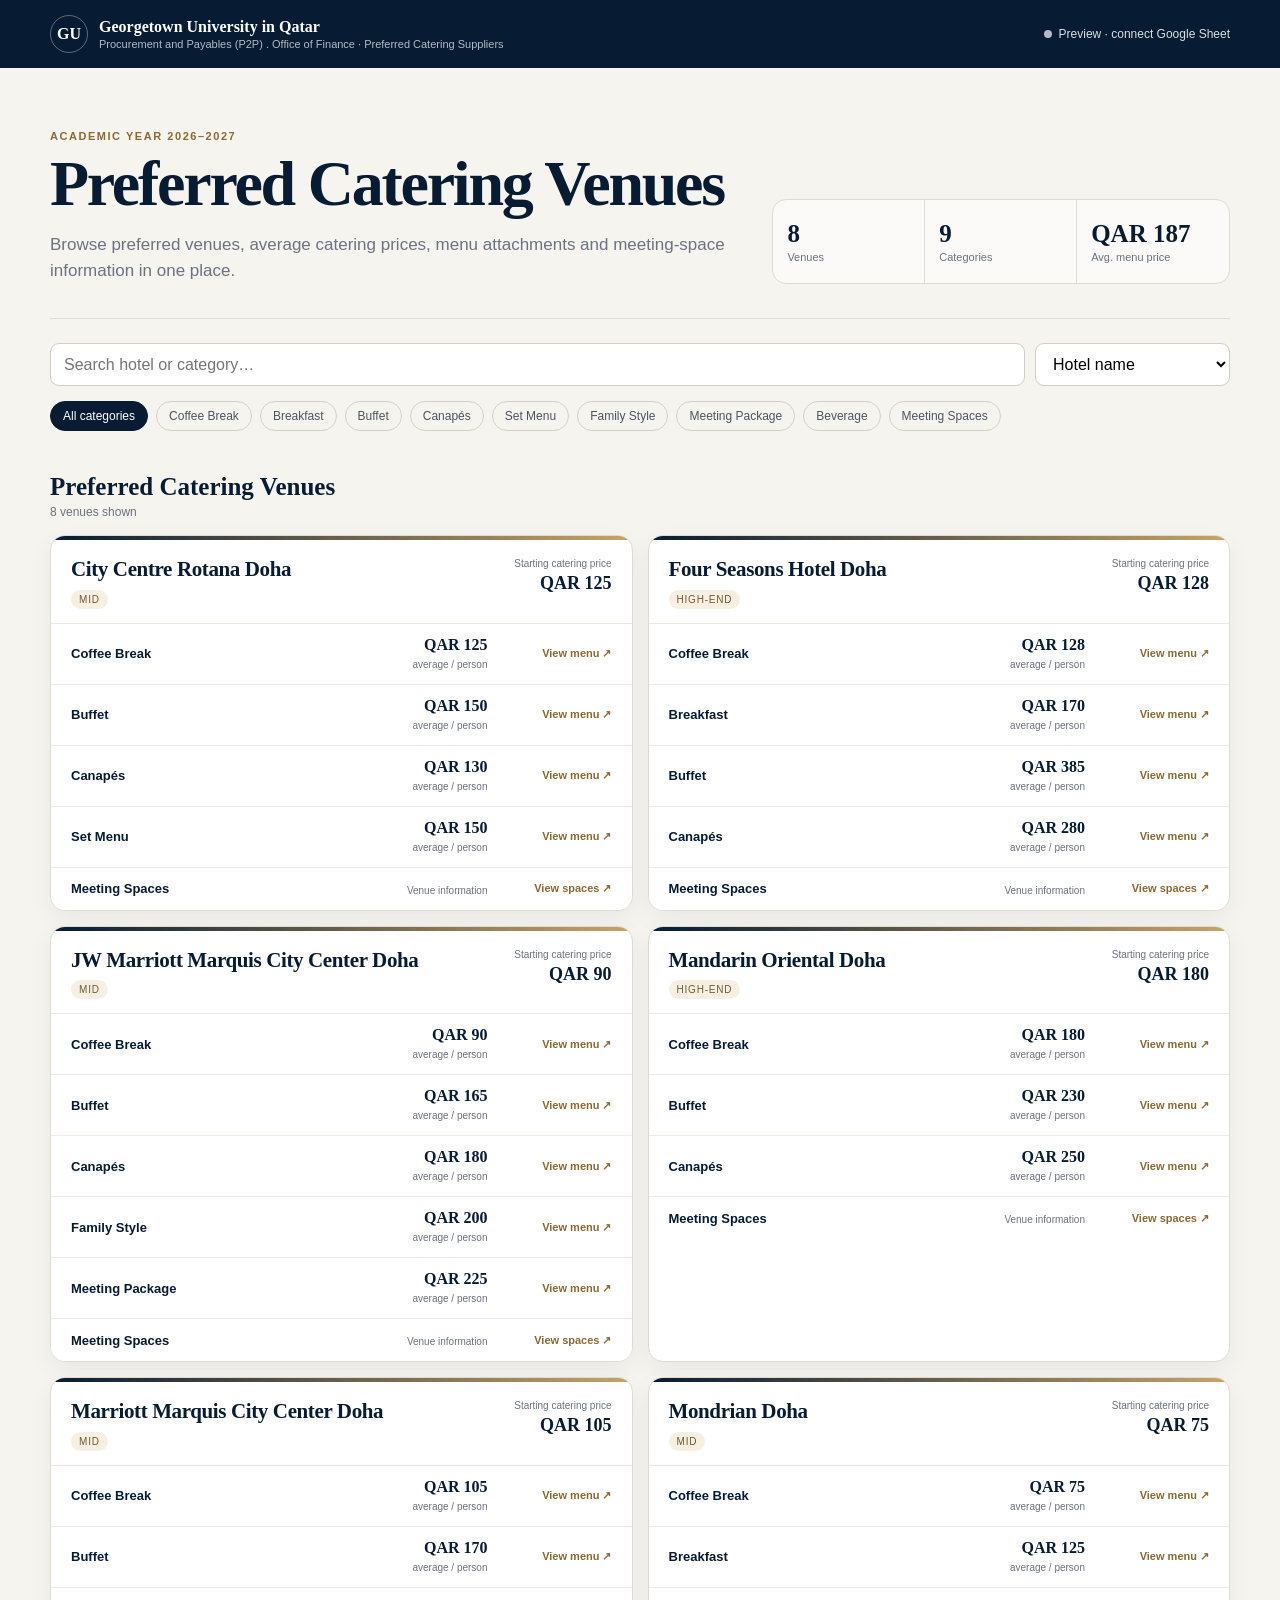
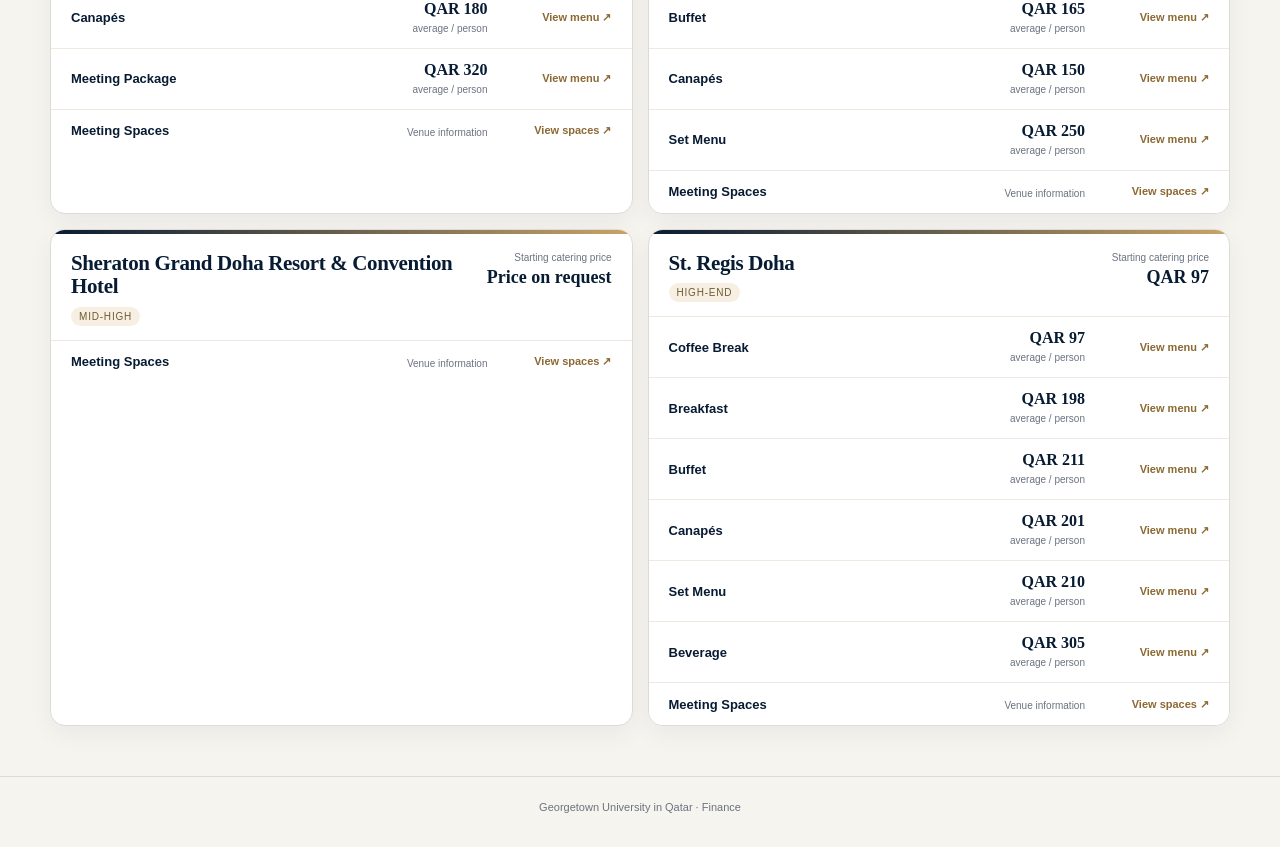
<file: index.html>
<!doctype html>
<html lang="en">
<head>
  <meta charset="utf-8">
  <meta name="viewport" content="width=device-width,initial-scale=1">
  <title>GU-Q Preferred Catering Suppliers</title>
  <meta name="description" content=" Georgetown University in Qatar preferred catering suppliers catalogue.">
  <link rel="stylesheet" href="website_styles.css">
</head>
<body>
  <header class="topbar">
    <div class="topbar-inner">
      <div class="brand">
        <div class="brand-mark">GU</div>
        <div>
          <strong>Georgetown University in Qatar</strong>
          <span>Procurement and Payables (P2P) . Office of Finance · Preferred Catering Suppliers</span>
        </div>
      </div>
      <div class="live-status"><i id="statusDot"></i><span id="statusText">Connecting to catalogue…</span></div>
    </div>
  </header>

  <main>
    <section class="hero">
      <div class="hero-copy">
        <span class="eyebrow">Academic Year 2026–2027</span>
        <h1>Preferred Catering Venues</h1>
        <p>Browse preferred venues, average catering prices, menu attachments and meeting-space information in one place.</p>
      </div>
      <div class="hero-stats">
        <div><strong id="statHotels">—</strong><span>Venues</span></div>
        <div><strong id="statCategories">—</strong><span>Categories</span></div>
        <div><strong id="statAvg">—</strong><span>Avg. menu price</span></div>
      </div>
    </section>

    <section class="controls-wrap">
      <div class="controls">
        <input id="search" type="search" placeholder="Search hotel or category…" aria-label="Search catalogue">
        <select id="sort" aria-label="Sort venues">
          <option value="hotel">Hotel name</option>
          <option value="price">Lowest starting price</option>
        </select>
      </div>
      <div id="filters" class="filters"></div>
    </section>

    <section class="content">
      <div class="section-head">
        <div>
          <h2>Preferred Catering Venues</h2>
          <p id="resultCount">Loading catalogue…</p>
        </div>
      </div>
      <div id="grid" class="venue-grid"></div>
    </section>
  </main>

  <footer>Georgetown University in Qatar · Finance</footer>

  <script src="google_sheet_connection.js"></script>
  <script src="website_app.js"></script>
</body>
</html>
</file>
<file: website_styles.css>
:root{--navy:#071b33;--navy2:#102c4f;--cream:#f6f4ef;--gold:#c9a468;--ink:#172033;--muted:#6b7280;--line:#dedbd3;--white:#fff;--green:#1d6b50}
*{box-sizing:border-box}body{margin:0;background:var(--cream);color:var(--ink);font-family:Arial,Helvetica,sans-serif}.topbar{background:var(--navy);color:#fff;position:sticky;top:0;z-index:20}.topbar-inner{width:min(1180px,calc(100% - 32px));margin:auto;display:flex;justify-content:space-between;align-items:center;padding:15px 0}.brand{display:flex;align-items:center;gap:11px}.brand-mark{width:38px;height:38px;border:1px solid rgba(255,255,255,.35);border-radius:50%;display:grid;place-items:center;font-family:Georgia,serif;font-weight:bold}.brand strong{display:block;font-family:Georgia,serif;font-size:16px}.brand span{display:block;font-size:11px;opacity:.7;margin-top:2px}.live-status{display:flex;align-items:center;gap:7px;font-size:12px;opacity:.86}.live-status i{width:8px;height:8px;border-radius:50%;background:#d0d5dd}.live-status i.on{background:#51c28d;box-shadow:0 0 0 3px rgba(81,194,141,.14)}main{width:min(1180px,calc(100% - 32px));margin:auto}.hero{display:grid;grid-template-columns:1.5fr 1fr;gap:36px;align-items:end;padding:58px 0 34px;border-bottom:1px solid var(--line)}.eyebrow{font-size:11px;letter-spacing:.14em;text-transform:uppercase;color:#8b6a35;font-weight:bold}.hero h1{font-family:Georgia,serif;color:var(--navy);font-size:clamp(38px,5vw,64px);line-height:.98;letter-spacing:-.035em;margin:9px 0 16px}.hero p{font-size:17px;line-height:1.55;color:var(--muted);max-width:720px;margin:0}.hero-stats{display:grid;grid-template-columns:repeat(3,1fr);border:1px solid var(--line);background:rgba(255,255,255,.58);border-radius:14px;overflow:hidden}.hero-stats div{padding:20px 14px;border-right:1px solid var(--line)}.hero-stats div:last-child{border-right:0}.hero-stats strong{display:block;font-family:Georgia,serif;color:var(--navy);font-size:25px}.hero-stats span{display:block;color:var(--muted);font-size:11px;margin-top:3px}.controls-wrap{padding:24px 0 10px}.controls{display:flex;gap:10px}.controls input,.controls select{border:1px solid #d2cec5;background:white;border-radius:9px;padding:11px 13px;font:inherit}.controls input{flex:1}.filters{display:flex;flex-wrap:wrap;gap:8px;padding:15px 0}.filter-chip{border:1px solid #d4d0c7;background:transparent;border-radius:999px;padding:7px 12px;font-size:12px;cursor:pointer;color:#4b5563}.filter-chip.active{background:var(--navy);border-color:var(--navy);color:white}.content{padding:8px 0 50px}.section-head{display:flex;justify-content:space-between;align-items:end;margin:9px 0 16px}.section-head h2{font-family:Georgia,serif;color:var(--navy);font-size:25px;margin:0}.section-head p{margin:4px 0 0;color:var(--muted);font-size:12px}.venue-grid{display:grid;grid-template-columns:repeat(2,minmax(0,1fr));gap:15px}.hotel-card{background:white;border:1px solid var(--line);border-radius:15px;overflow:hidden;box-shadow:0 8px 24px rgba(7,27,51,.05)}.hotel-band{height:4px;background:linear-gradient(90deg,var(--navy),var(--gold))}.hotel-header{padding:18px 20px 14px;display:flex;justify-content:space-between;gap:18px;align-items:flex-start}.hotel-title h3{font-family:Georgia,serif;font-size:21px;line-height:1.12;letter-spacing:-.018em;color:var(--navy);margin:0 0 7px}.tier{display:inline-block;font-size:10px;text-transform:uppercase;letter-spacing:.08em;color:#705a35;background:#f7f0e2;border-radius:999px;padding:4px 8px}.from{text-align:right;color:var(--muted);font-size:10px;white-space:nowrap}.from strong{display:block;color:var(--navy);font-family:Georgia,serif;font-size:18px;margin-top:4px}.category-list{border-top:1px solid #ece8df}.category-link{display:grid;grid-template-columns:minmax(130px,1fr) 145px 112px;gap:12px;align-items:center;padding:12px 20px;color:inherit;text-decoration:none;border-bottom:1px solid #eeeae2;transition:.15s;background:#fff}.category-link:last-child{border-bottom:0}.category-link:hover{background:#faf8f3}.category-name{font-size:13px;font-weight:bold;color:var(--navy)}.price-block{text-align:right}.price-block strong{display:block;font-family:Georgia,serif;color:var(--navy);font-size:16px}.price-block span{font-size:10px;color:var(--muted)}.menu-action{text-align:right;font-size:11px;font-weight:bold;color:#8b6933}.menu-action.missing{color:#98a2b3}.empty{padding:30px;background:white;border:1px solid var(--line);border-radius:14px;color:var(--muted)}footer{border-top:1px solid var(--line);padding:24px 16px 34px;text-align:center;color:var(--muted);font-size:11px}@media(max-width:860px){.hero{grid-template-columns:1fr}.venue-grid{grid-template-columns:1fr}}@media(max-width:600px){.topbar-inner{align-items:flex-start}.live-status{display:none}.hero{padding-top:38px}.hero-stats{grid-template-columns:1fr}.hero-stats div{border-right:0;border-bottom:1px solid var(--line)}.hero-stats div:last-child{border-bottom:0}.controls{flex-direction:column}.hotel-header{display:block}.from{text-align:left;margin-top:10px}.category-link{grid-template-columns:1fr auto}.price-block{display:none}.menu-action{text-align:right}}
</file>
